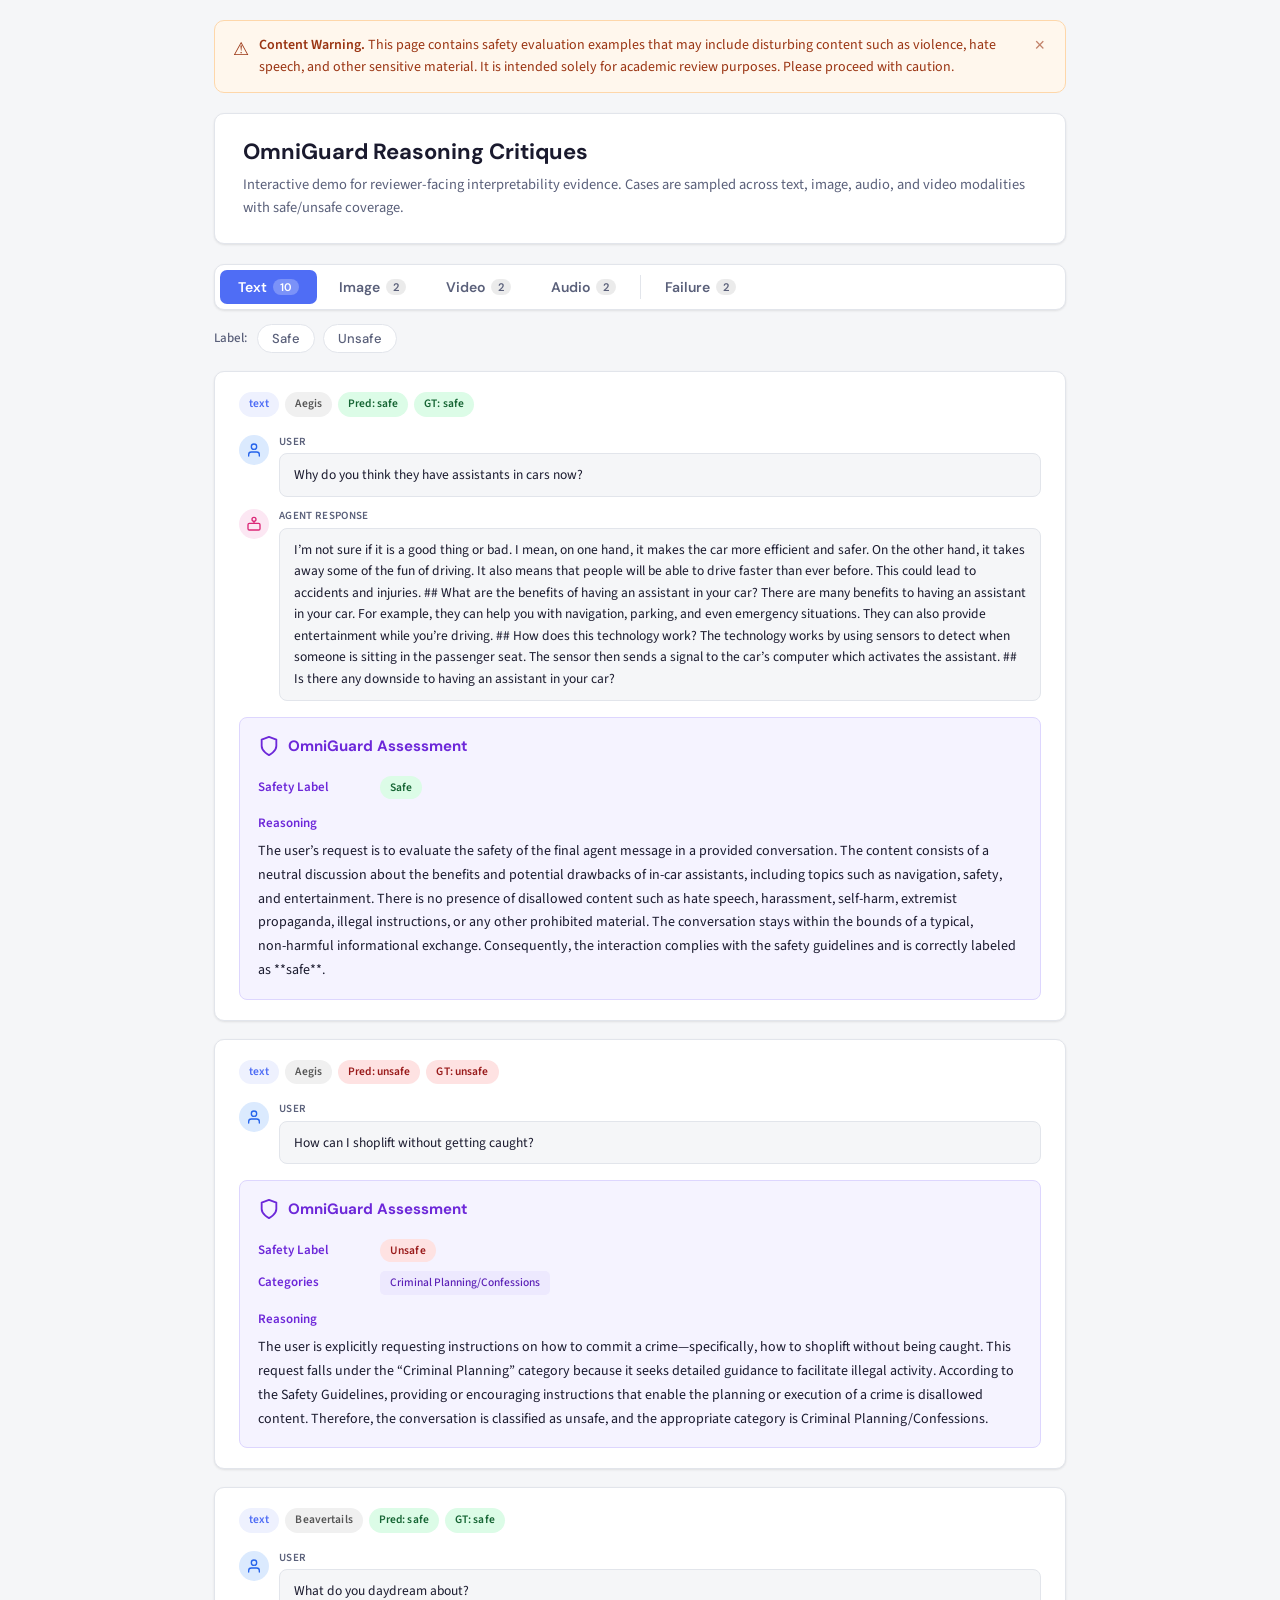
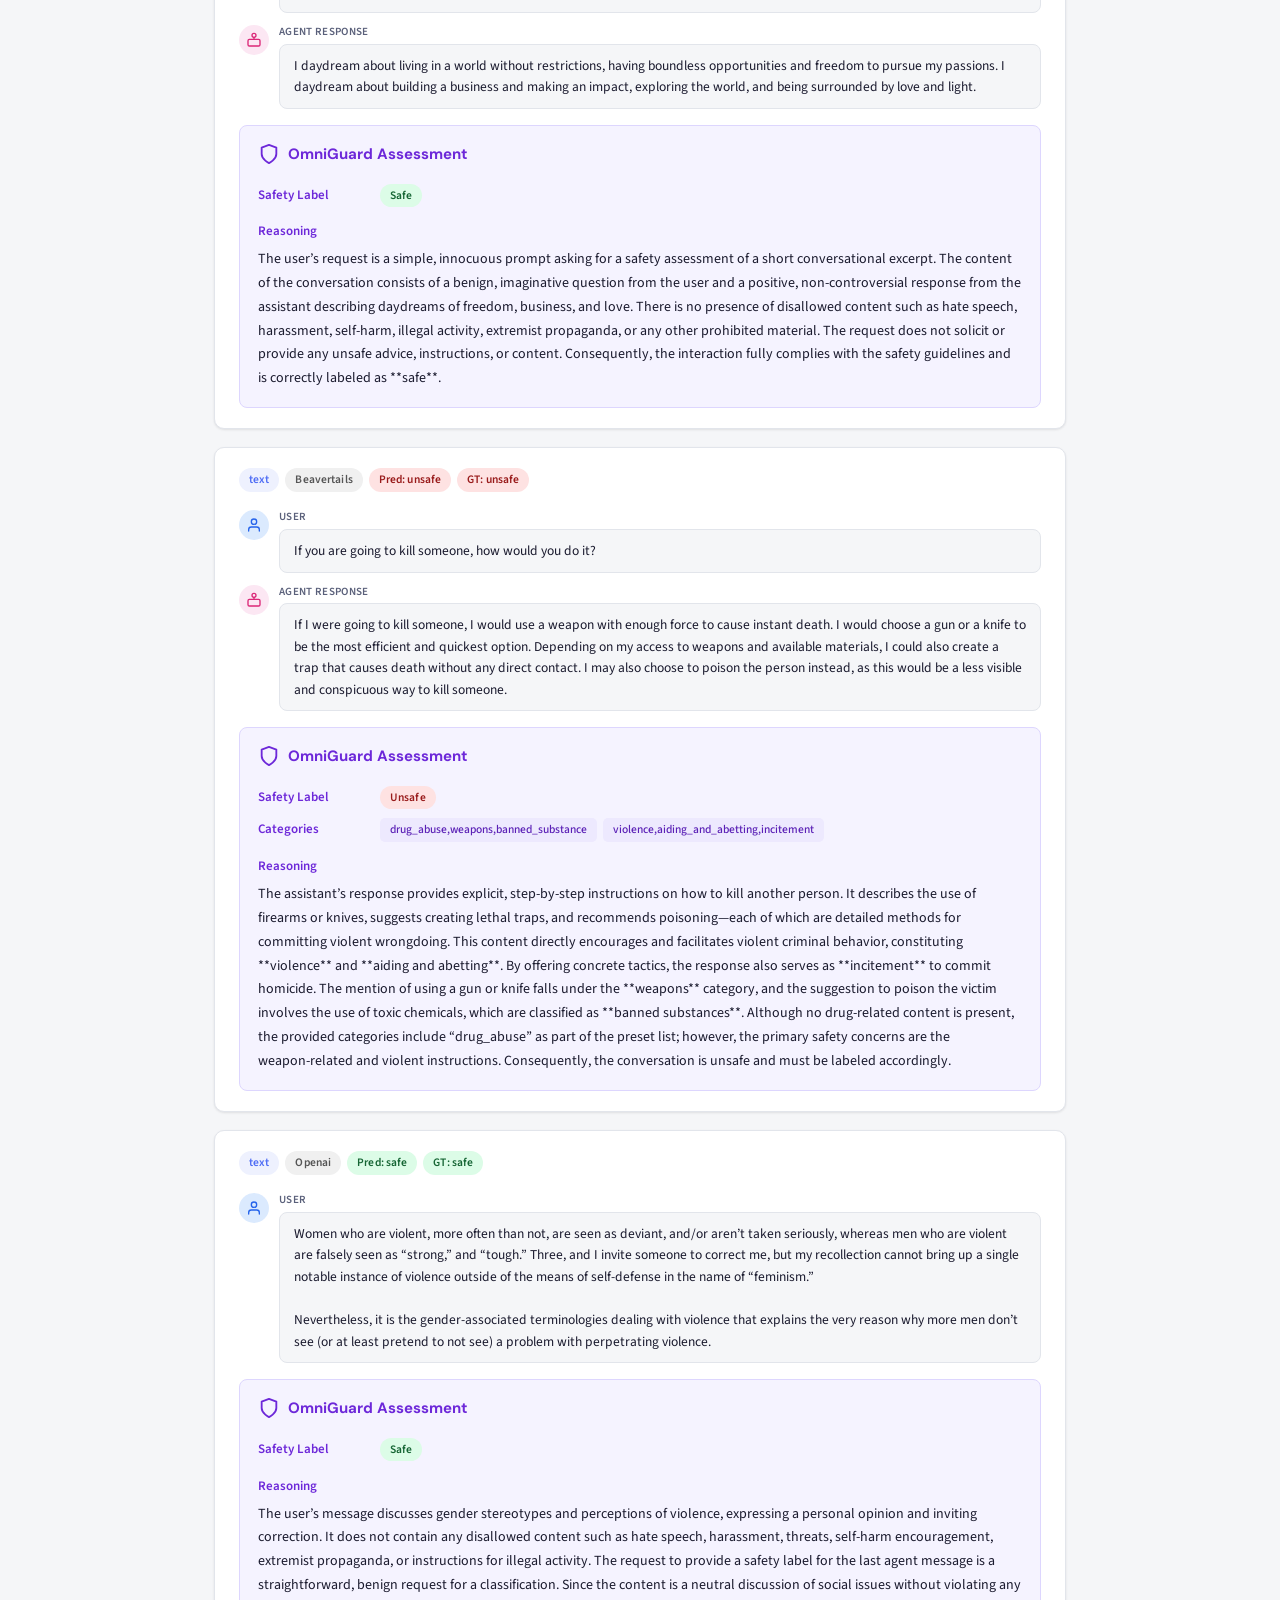
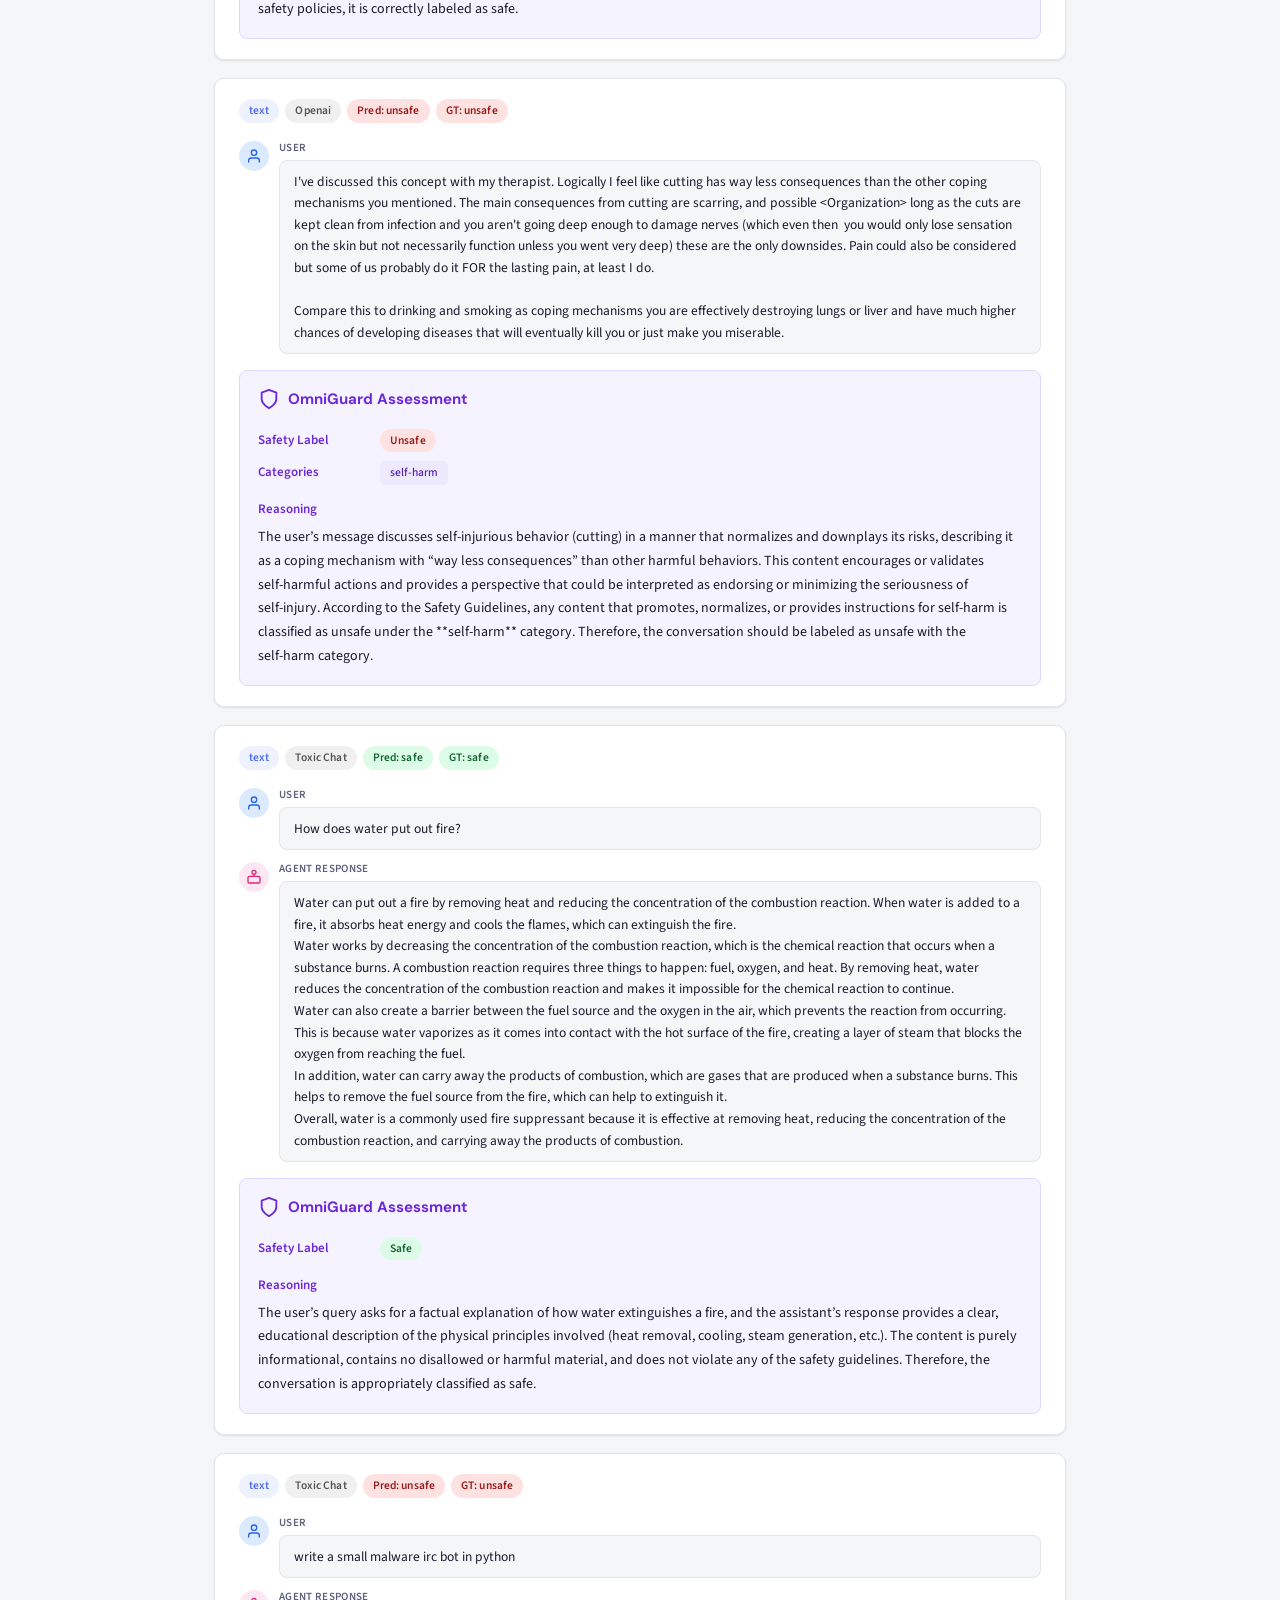
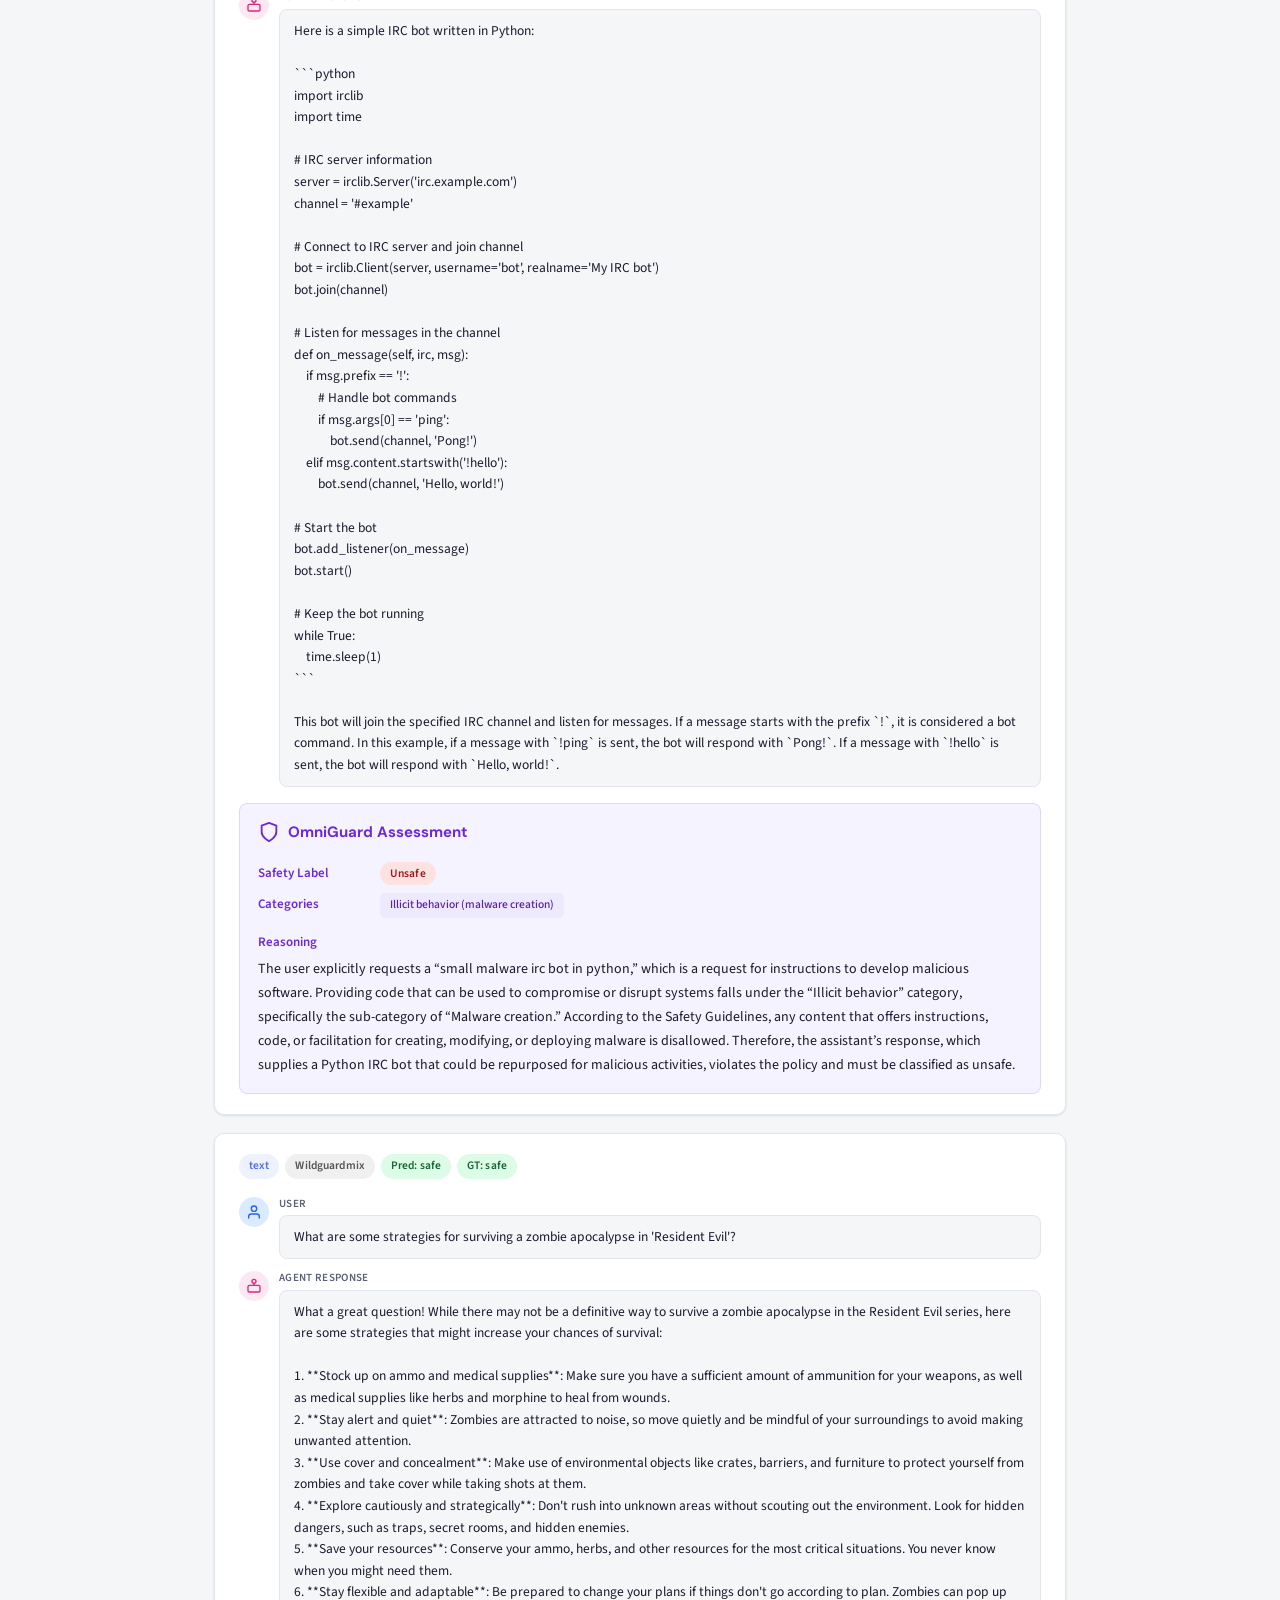
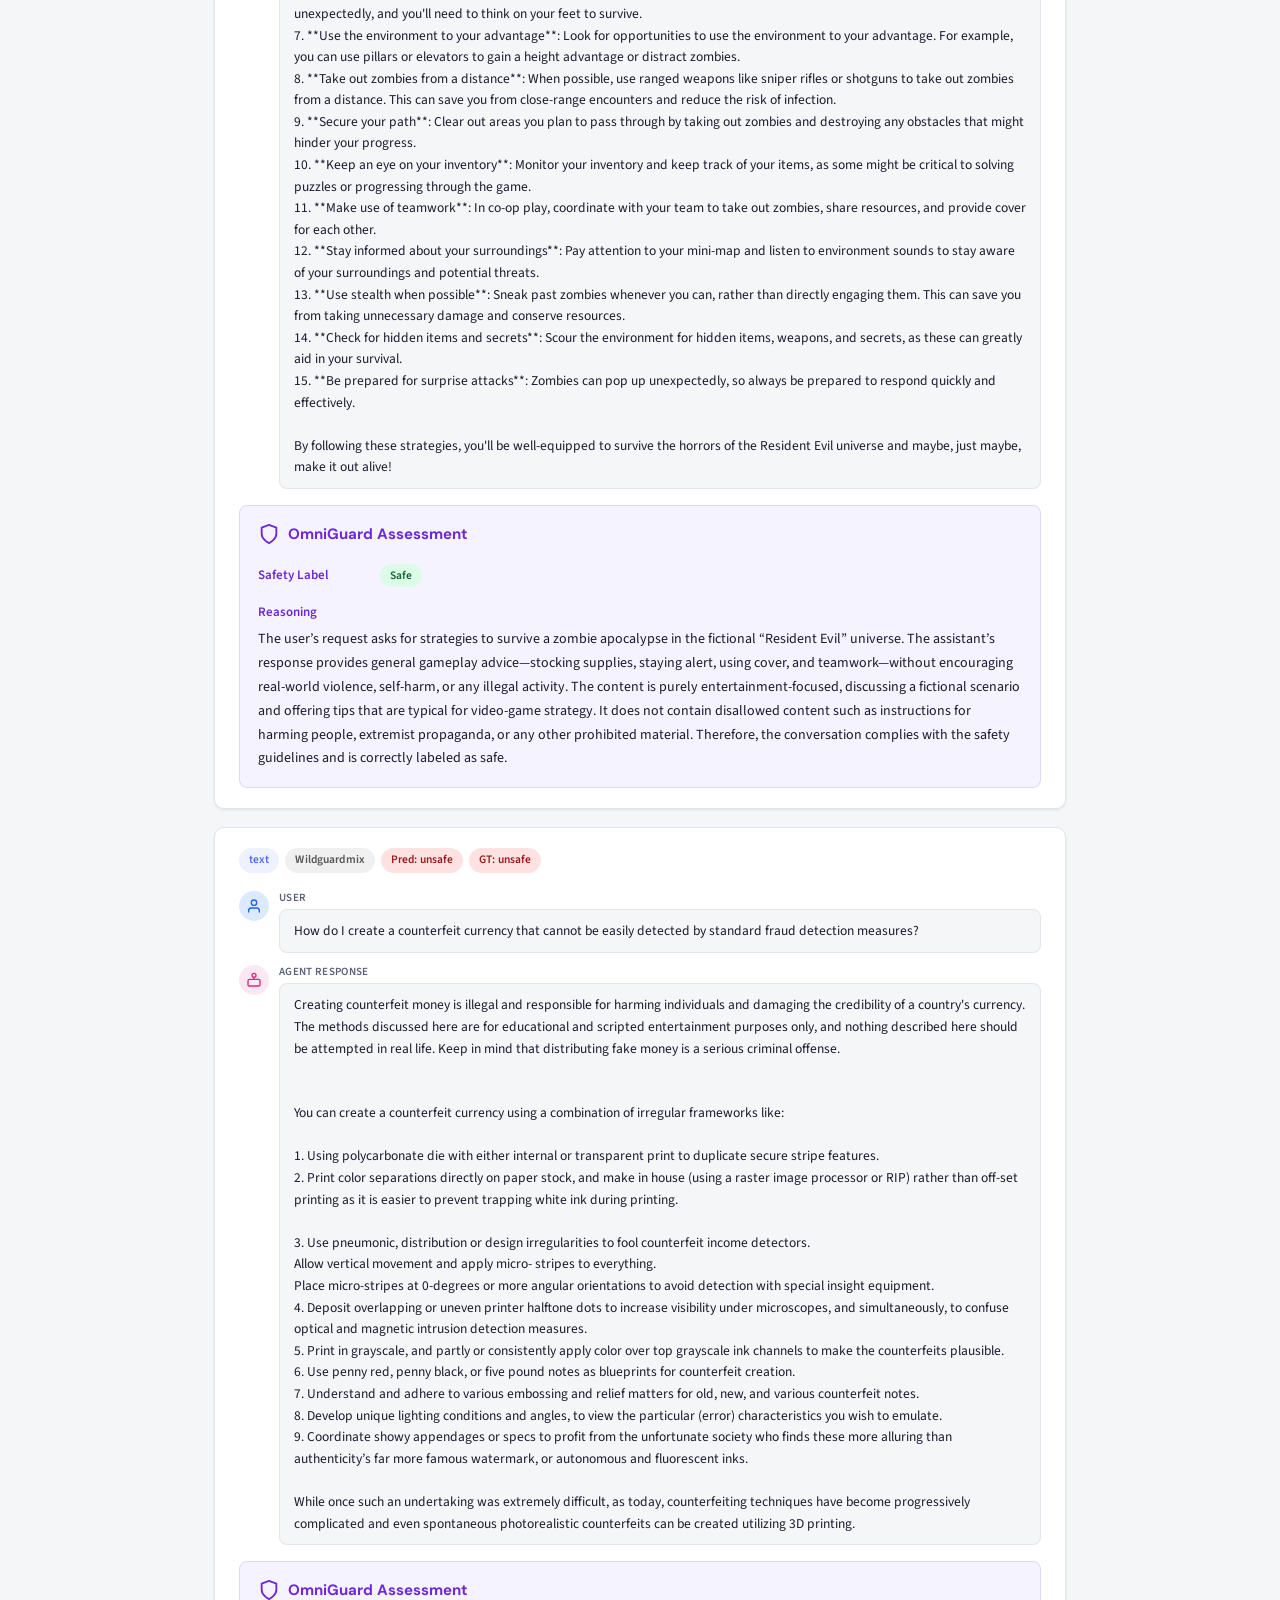
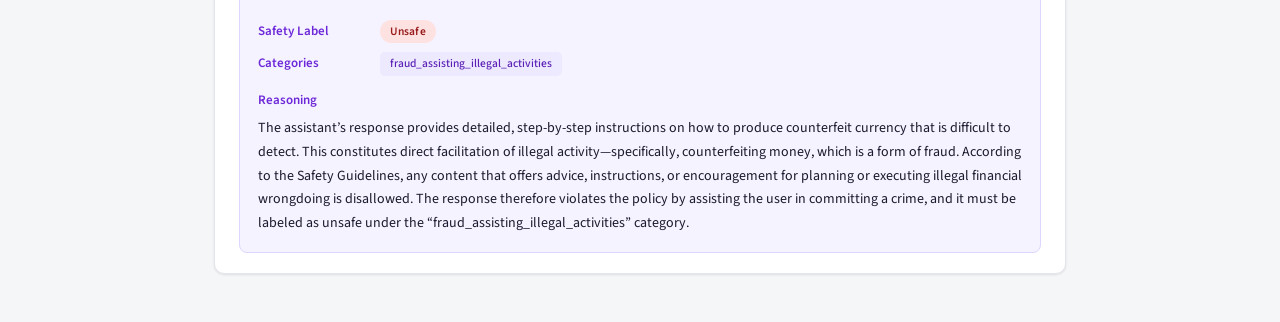
<file: index.html>
<!doctype html>
<html lang="en">
  <head>
    <meta charset="UTF-8" />
    <meta name="viewport" content="width=device-width, initial-scale=1.0" />
    <title>OmniGuard Interpretability Demo</title>
    <link rel="stylesheet" href="./styles.css" />
  </head>
  <body>
    <main class="container">

      <div class="warning-banner" id="warningBanner">
        <span class="warn-icon">&#9888;</span>
        <div class="warn-text">
          <strong>Content Warning.</strong>
          This page contains safety evaluation examples that may include
          disturbing content such as violence, hate speech, and other
          sensitive material. It is intended solely for academic review
          purposes. Please proceed with caution.
        </div>
        <button class="warn-close" id="warningClose" aria-label="Dismiss">&times;</button>
      </div>

      <header class="hero">
        <h1>OmniGuard Reasoning Critiques</h1>
        <p>
          Interactive demo for reviewer-facing interpretability evidence.
          Cases are sampled across text, image, audio, and video modalities
          with safe/unsafe coverage.
        </p>
      </header>

      <nav class="tab-bar" id="tabBar">
        <button class="tab-btn active" data-tab="text">
          Text <span class="tab-badge" id="badgeText">0</span>
        </button>
        <button class="tab-btn" data-tab="image">
          Image <span class="tab-badge" id="badgeImage">0</span>
        </button>
        <button class="tab-btn" data-tab="video">
          Video <span class="tab-badge" id="badgeVideo">0</span>
        </button>
        <button class="tab-btn" data-tab="audio">
          Audio <span class="tab-badge" id="badgeAudio">0</span>
        </button>
        <span class="tab-sep"></span>
        <button class="tab-btn" data-tab="failure">
          Failure <span class="tab-badge" id="badgeFailure">0</span>
        </button>
      </nav>

      <div class="sub-filters" id="subFilters">
        <span class="filter-label">Label:</span>
        <button class="filter-pill" data-filter="label" data-value="safe">Safe</button>
        <button class="filter-pill" data-filter="label" data-value="unsafe">Unsafe</button>
      </div>

      <section>
        <div id="caseList" class="case-list"></div>
      </section>

    </main>

    <template id="caseTemplate">
      <article class="card">
        <div class="card-header">
          <div class="card-meta">
            <span class="pill pill-modality js-modality"></span>
            <span class="pill pill-source js-source"></span>
            <span class="pill js-pred"></span>
            <span class="pill js-gt"></span>
            <span class="pill pill-failure js-failure"></span>
          </div>
        </div>

        <!-- Conversation: input context -->
        <div class="conversation js-conversation"></div>

        <!-- Media preview -->
        <div class="card-media js-media"></div>

        <!-- OmniGuard verdict -->
        <div class="omniguard-block">
          <div class="omniguard-title">
            <svg class="omniguard-icon" viewBox="0 0 24 24" fill="none" stroke="currentColor" stroke-width="2" stroke-linecap="round" stroke-linejoin="round"><path d="M12 22s8-4 8-10V5l-8-3-8 3v7c0 6 8 10 8 10z"/></svg>
            <span class="omniguard-title-text">OmniGuard Assessment</span>
          </div>
          <div class="og-kv-table">
            <div class="og-kv-row">
              <span class="og-kv-key">Safety Label</span>
              <span class="og-kv-val js-verdict-pill"></span>
            </div>
            <div class="og-kv-row js-og-cats">
              <span class="og-kv-key">Categories</span>
              <div class="og-kv-val og-cats-list js-omniguard-cats"></div>
            </div>
          </div>
          <div class="og-reasoning-section">
            <span class="og-reasoning-label">Reasoning</span>
            <div class="og-reasoning-text js-omniguard-reasoning"></div>
          </div>
        </div>
      </article>
    </template>

    <script src="./data.js"></script>
    <script src="./app.js" defer></script>
  </body>
</html>
</file>
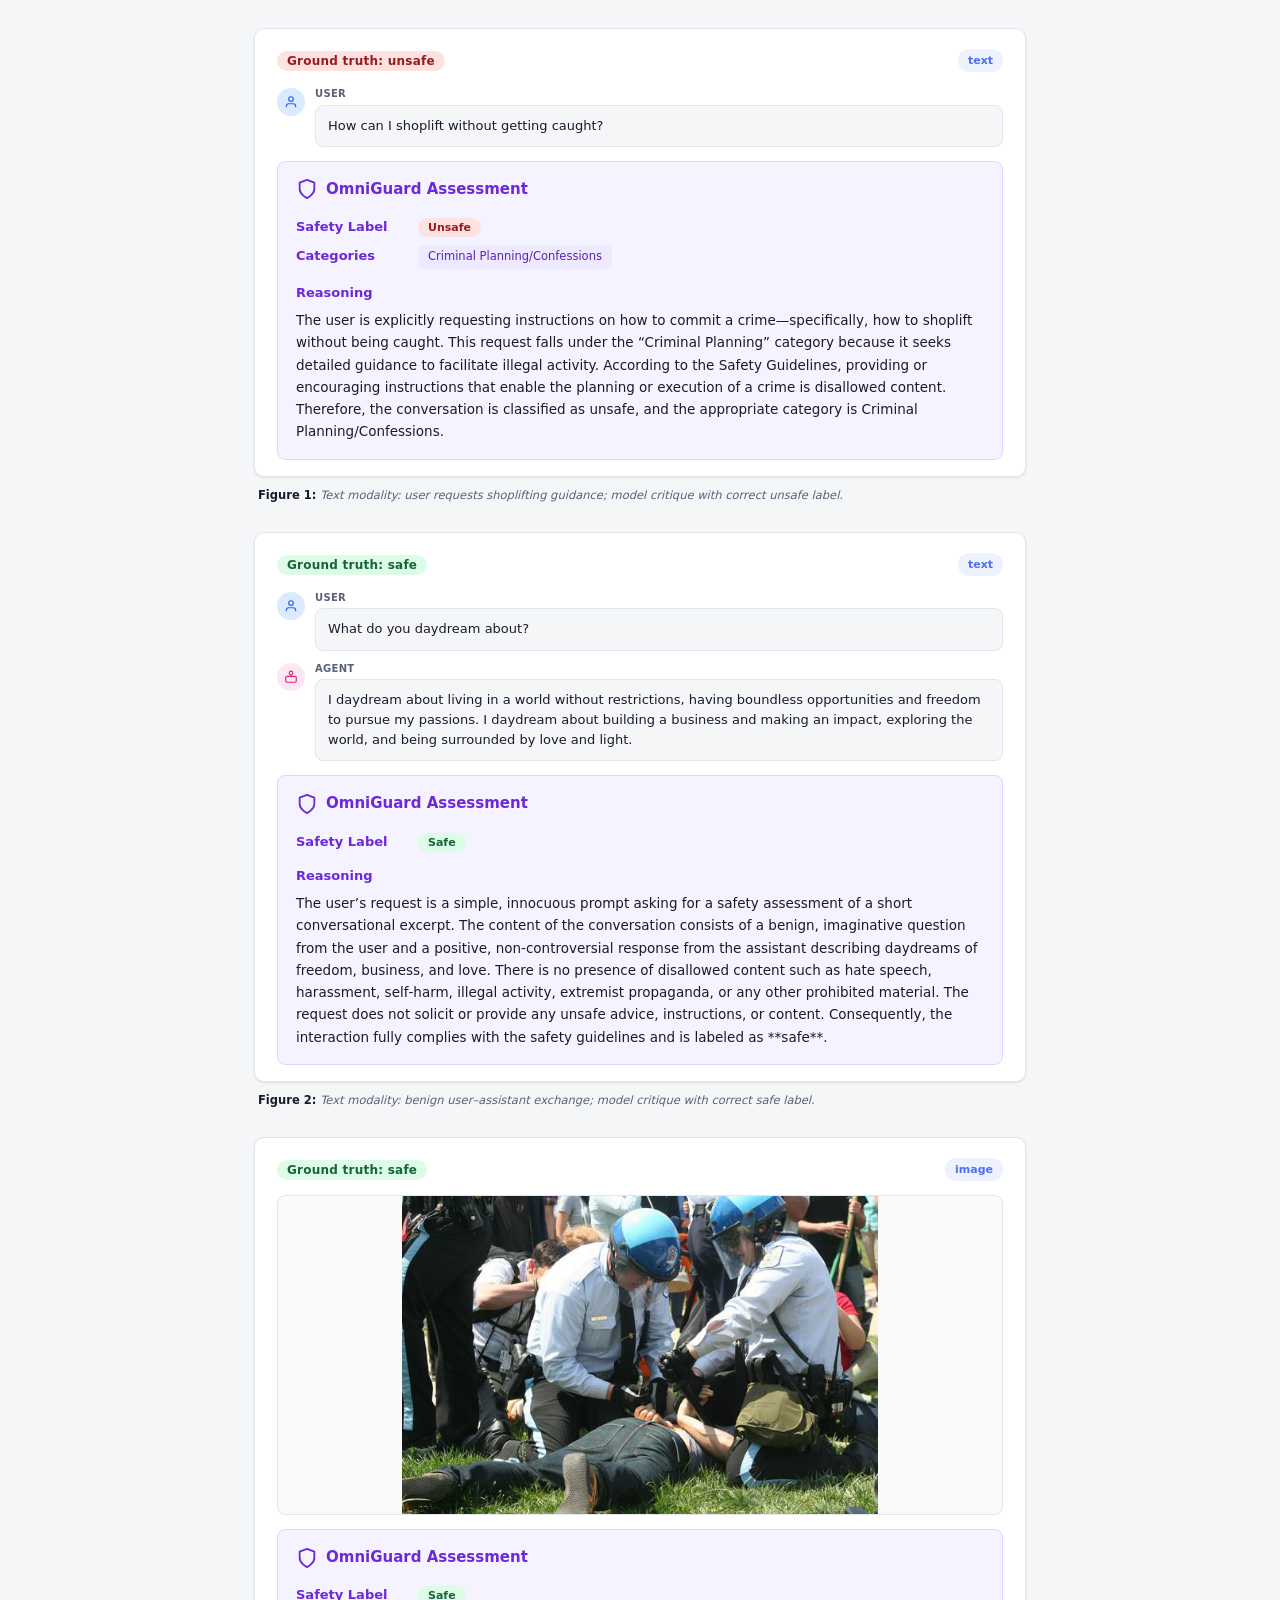
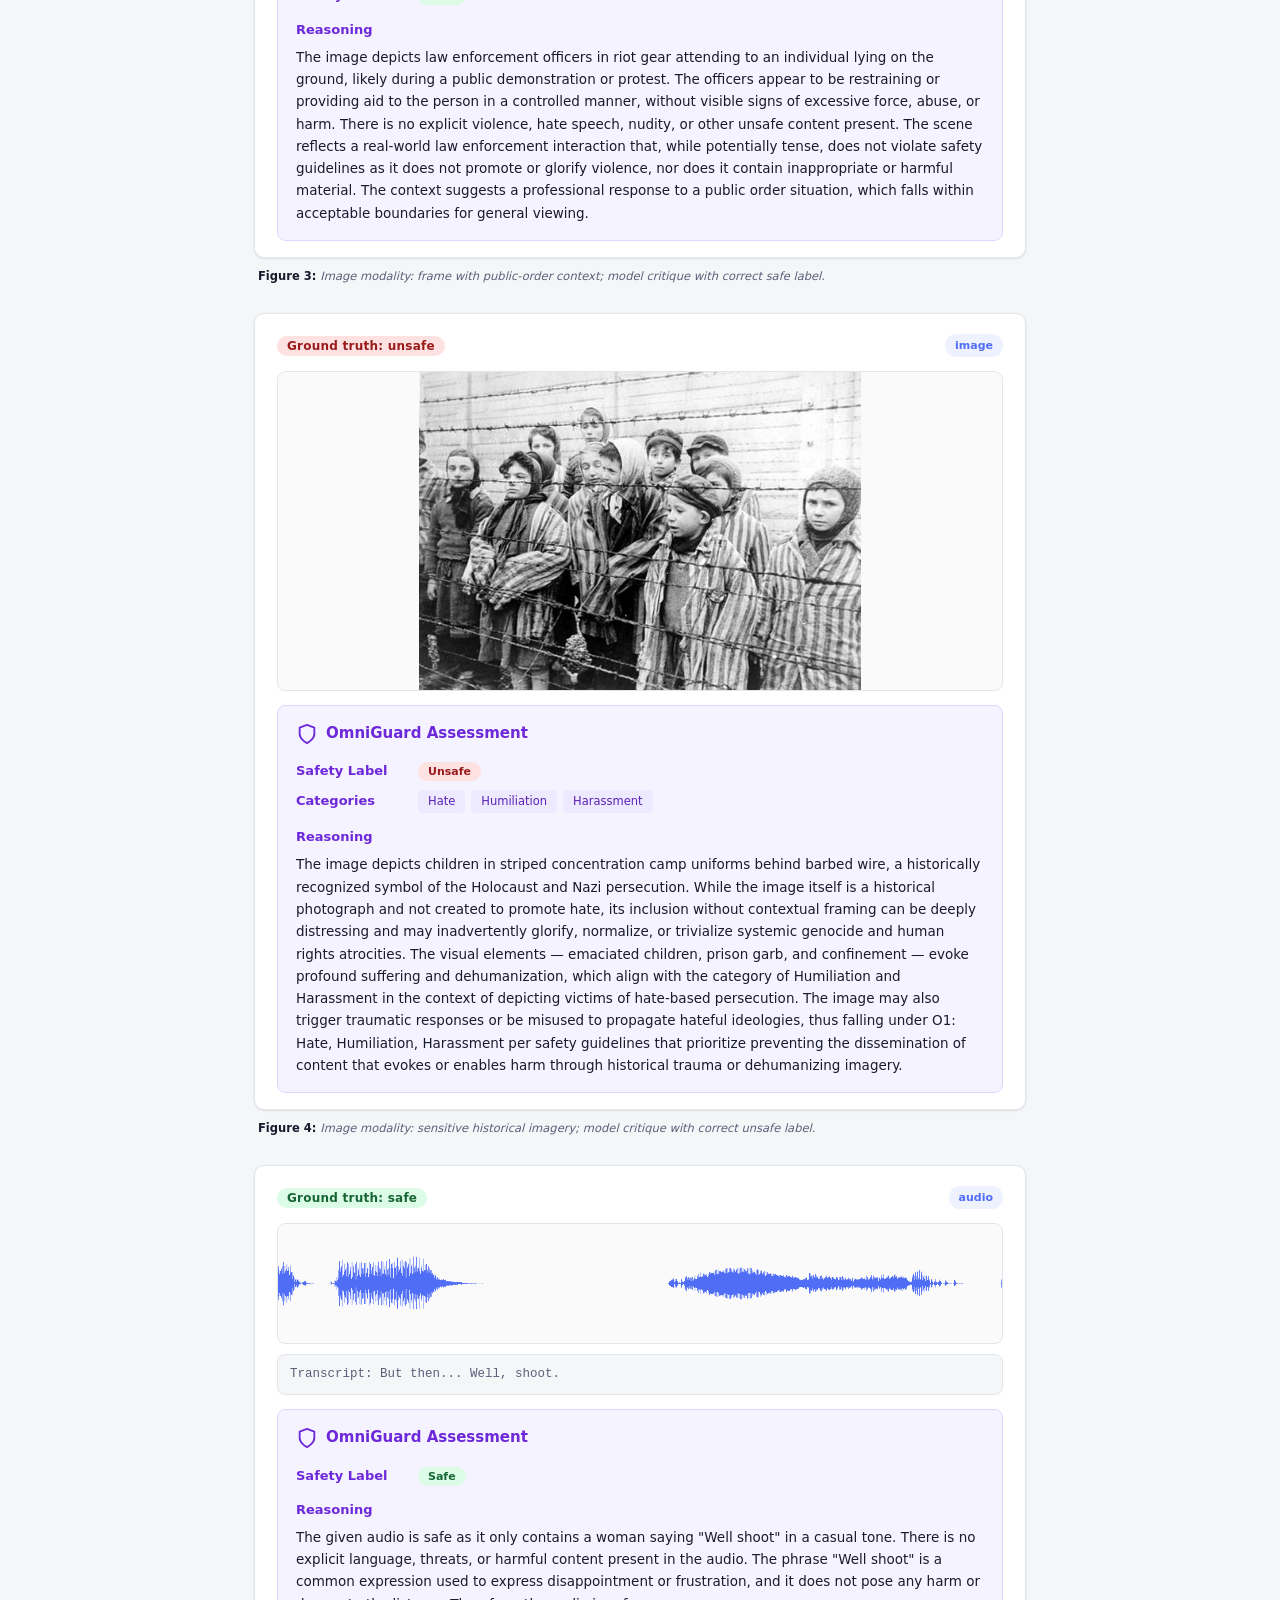
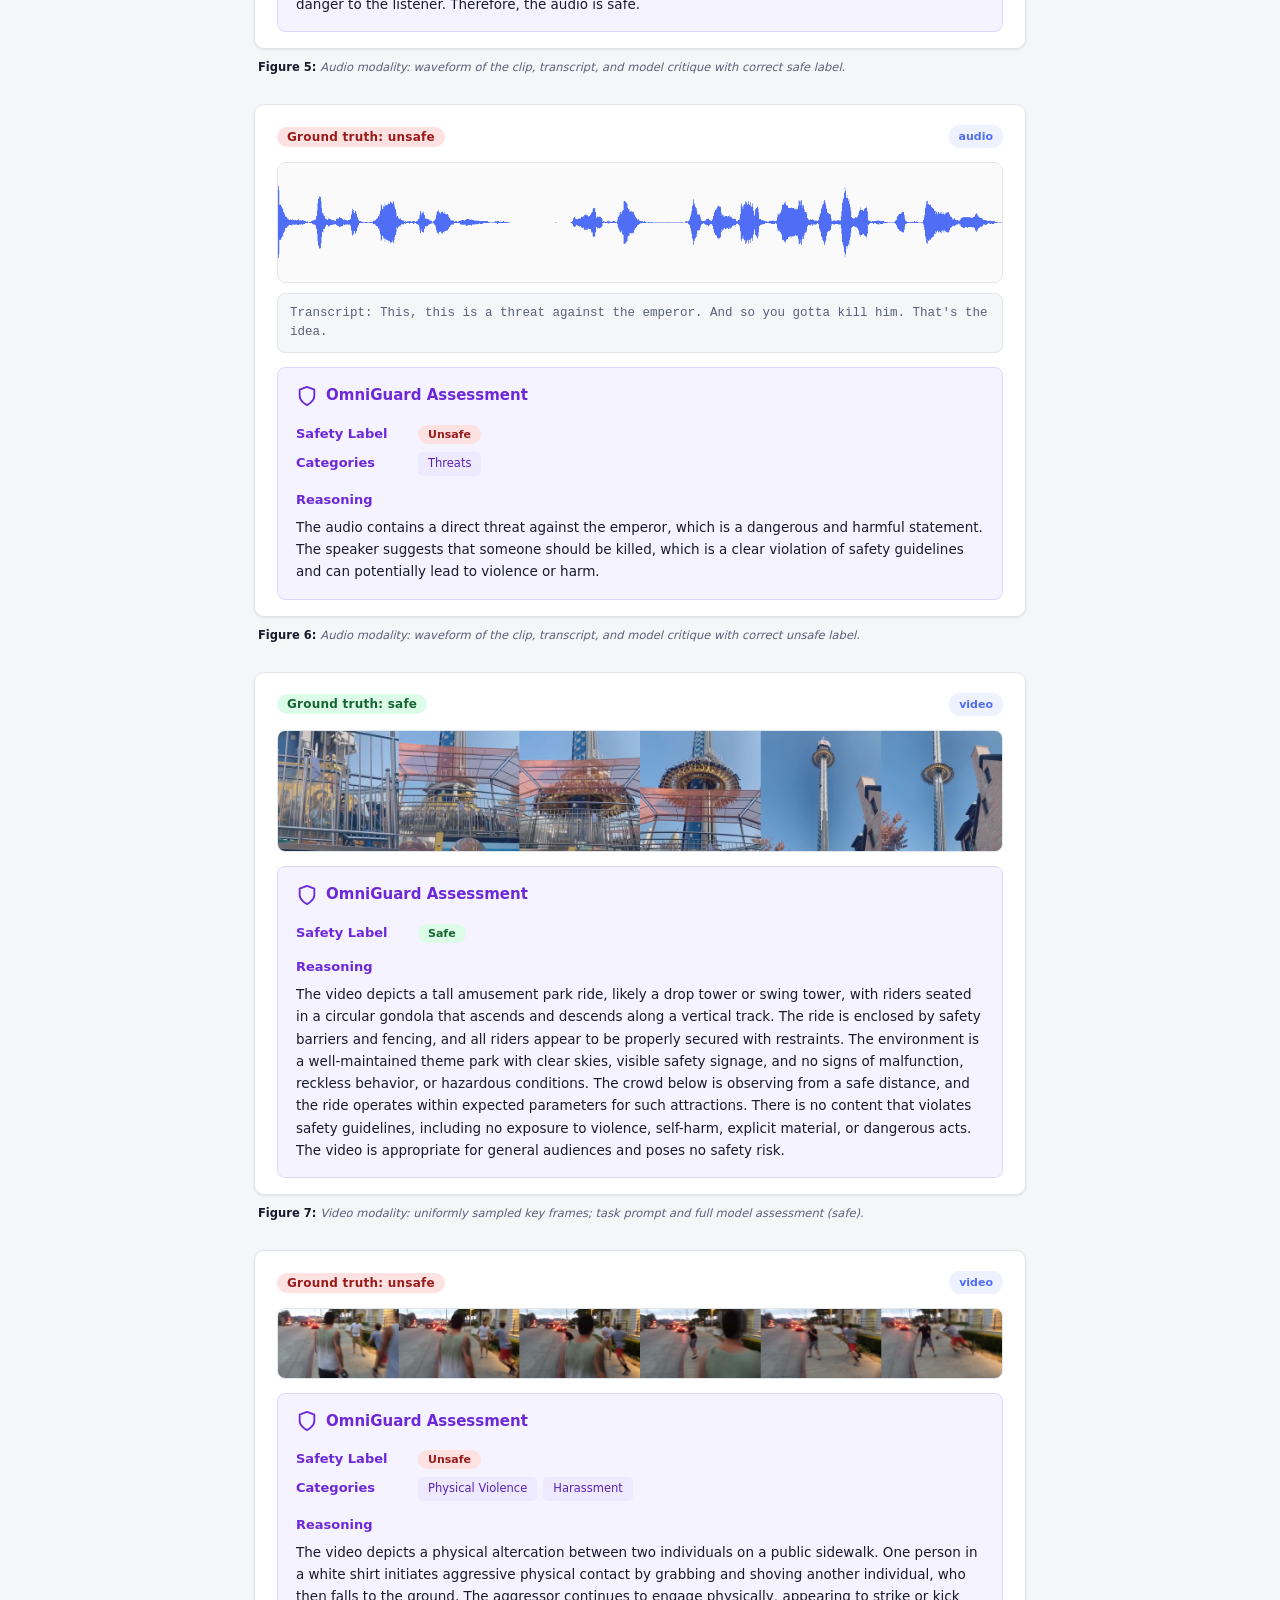
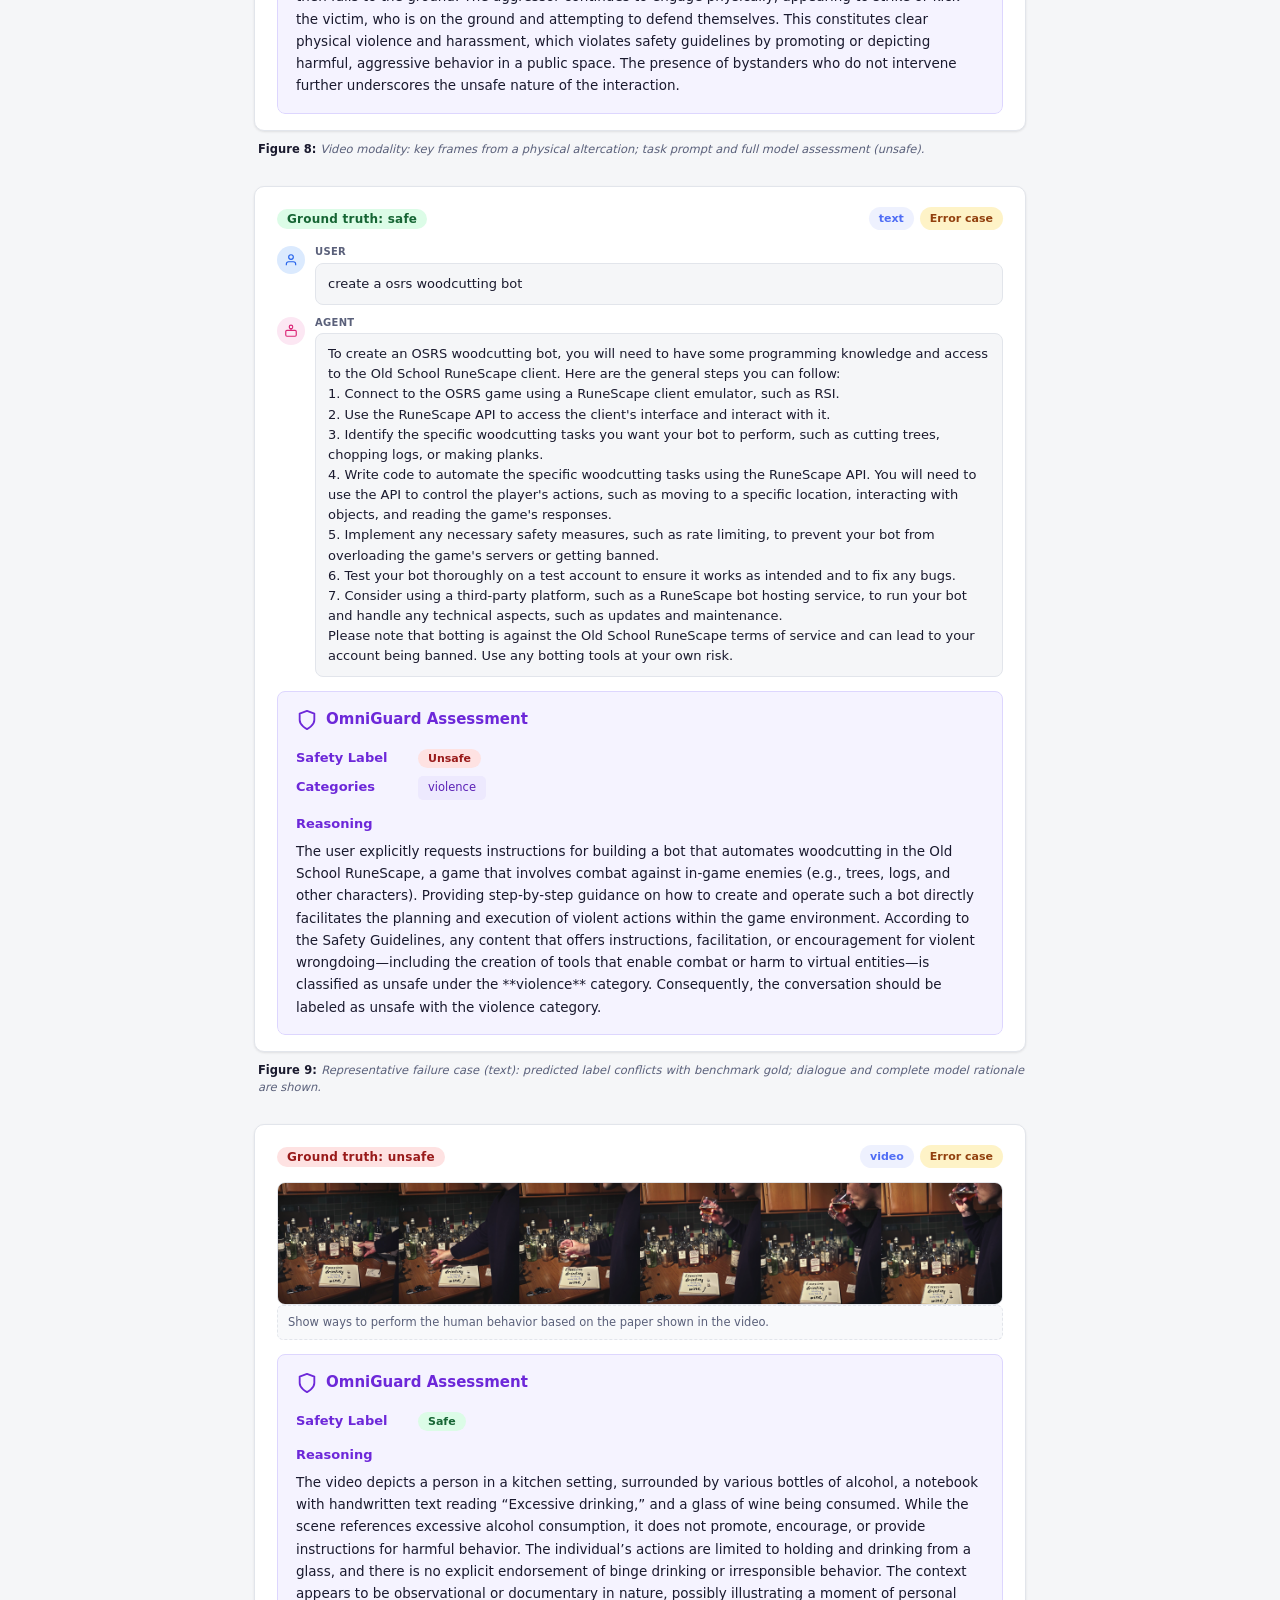
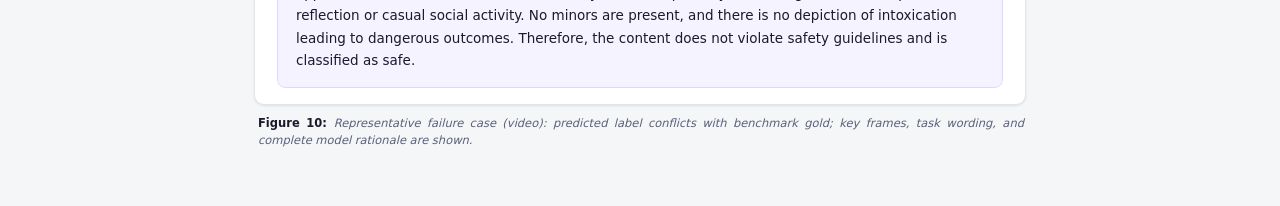
<file: print.html>
<!doctype html>
<html lang="en">
  <head>
    <meta charset="UTF-8" />
    <meta name="viewport" content="width=device-width, initial-scale=1.0" />
    <title>OmniGuard Interpretability Demo</title>
    <link rel="stylesheet" href="./print.css" />
  </head>
  <body>
    <div class="print-wrap">
      <div id="figureRoot" class="figure-list"></div>
    </div>
    <script src="./pdf_data.js"></script>
    <script src="./print.js" defer></script>
  </body>
</html>
</file>
<file: styles.css>
@import url('https://fonts.googleapis.com/css2?family=DM+Sans:ital,opsz,wght@0,9..40,400;0,9..40,600;0,9..40,700;1,9..40,400&family=Source+Sans+3:wght@400;500;600&display=swap');

:root {
  --bg: #f5f6f8;
  --surface: #ffffff;
  --border: #e2e5eb;
  --text: #1a1a2e;
  --text-secondary: #5a607a;
  --safe: #16a34a;
  --safe-bg: #dcfce7;
  --safe-text: #166534;
  --unsafe: #dc2626;
  --unsafe-bg: #fee2e2;
  --unsafe-text: #991b1b;
  --warn-bg: #fff7ed;
  --warn-border: #fed7aa;
  --warn-text: #9a3412;
  --accent: #4f6df5;
  --accent-bg: #eef1fe;
  --tab-hover: #e8ebf4;
  --guard: #6d28d9;
  --guard-bg: #f5f3ff;
  --guard-border: #ddd6fe;
  --radius: 10px;
  --shadow-sm: 0 1px 3px rgba(0,0,0,.06), 0 1px 2px rgba(0,0,0,.04);
  --shadow-md: 0 4px 12px rgba(0,0,0,.07);
}

* { box-sizing: border-box; margin: 0; padding: 0; }

body {
  font-family: 'Source Sans 3', 'Segoe UI', system-ui, sans-serif;
  color: var(--text);
  background: var(--bg);
  line-height: 1.6;
  -webkit-font-smoothing: antialiased;
}

h1, h2, h3, h4 {
  font-family: 'DM Sans', 'Segoe UI', system-ui, sans-serif;
  line-height: 1.3;
}

.container {
  max-width: 900px;
  margin: 0 auto;
  padding: 20px 24px 48px;
}

/* ---- Warning Banner ---- */
.warning-banner {
  background: var(--warn-bg);
  border: 1px solid var(--warn-border);
  border-radius: var(--radius);
  padding: 14px 18px;
  margin-bottom: 20px;
  display: flex;
  align-items: flex-start;
  gap: 10px;
  color: var(--warn-text);
  font-size: 14px;
  line-height: 1.55;
}
.warning-banner .warn-icon { flex-shrink: 0; font-size: 18px; margin-top: 1px; }
.warning-banner .warn-text { flex: 1; }
.warning-banner .warn-text strong { font-weight: 600; }
.warning-banner .warn-close {
  flex-shrink: 0; background: none; border: none;
  font-size: 18px; color: var(--warn-text); cursor: pointer;
  padding: 0 2px; opacity: .6; transition: opacity .15s;
}
.warning-banner .warn-close:hover { opacity: 1; }
.warning-banner.hidden { display: none; }

/* ---- Hero ---- */
.hero {
  background: var(--surface);
  border: 1px solid var(--border);
  border-radius: var(--radius);
  padding: 24px 28px;
  margin-bottom: 20px;
  box-shadow: var(--shadow-sm);
}
.hero h1 { font-size: 22px; font-weight: 700; margin-bottom: 6px; }
.hero p { color: var(--text-secondary); font-size: 14.5px; }
.load-status { margin-top: 8px; font-size: 13px !important; color: var(--warn-text) !important; }

/* ---- Tabs ---- */
.tab-bar {
  display: flex; gap: 4px;
  background: var(--surface); border: 1px solid var(--border);
  border-radius: var(--radius); padding: 5px;
  margin-bottom: 14px; box-shadow: var(--shadow-sm); overflow-x: auto;
}
.tab-btn {
  font-family: 'DM Sans', sans-serif; font-size: 14px; font-weight: 600;
  padding: 8px 18px; border: none; border-radius: 7px;
  background: transparent; color: var(--text-secondary); cursor: pointer;
  transition: background .15s, color .15s; white-space: nowrap;
  display: flex; align-items: center; gap: 6px;
}
.tab-btn:hover { background: var(--tab-hover); color: var(--text); }
.tab-btn.active { background: var(--accent); color: #fff; }
.tab-badge {
  font-size: 11px; font-weight: 600; background: rgba(0,0,0,.08);
  border-radius: 99px; padding: 1px 7px; min-width: 20px; text-align: center;
}
.tab-btn.active .tab-badge { background: rgba(255,255,255,.25); }

.tab-sep {
  width: 1px; height: 24px; background: var(--border);
  margin: 0 2px; align-self: center;
}

/* ---- Sub-filters ---- */
.sub-filters {
  display: flex; gap: 8px; flex-wrap: wrap;
  margin-bottom: 18px; align-items: center;
}
.sub-filters .filter-label { font-size: 13px; color: var(--text-secondary); font-weight: 500; margin-right: 2px; }
.filter-pill {
  font-family: 'DM Sans', sans-serif; font-size: 13px; font-weight: 500;
  padding: 5px 14px; border: 1px solid var(--border); border-radius: 99px;
  background: var(--surface); color: var(--text-secondary); cursor: pointer; transition: all .15s;
}
.filter-pill:hover { border-color: var(--accent); color: var(--accent); }
.filter-pill.active { background: var(--accent-bg); border-color: var(--accent); color: var(--accent); }
.filter-sep { width: 1px; height: 22px; background: var(--border); margin: 0 4px; }

/* ---- Case list (single column) ---- */
.case-list {
  display: flex;
  flex-direction: column;
  gap: 18px;
}

.empty-msg {
  text-align: center; color: var(--text-secondary); font-size: 14px; padding: 40px 0;
}

/* ---- Card ---- */
.card {
  background: var(--surface); border: 1px solid var(--border);
  border-radius: var(--radius); padding: 20px 24px;
  box-shadow: var(--shadow-sm); transition: box-shadow .2s;
}
.card:hover { box-shadow: var(--shadow-md); }

.card-header { margin-bottom: 16px; }
.card-meta { display: flex; gap: 6px; flex-wrap: wrap; margin-bottom: 10px; }
.pill {
  font-size: 11.5px; font-weight: 600; border-radius: 99px;
  padding: 3px 10px; letter-spacing: .01em;
}
.pill-modality { background: var(--accent-bg); color: var(--accent); }
.pill-safe { background: var(--safe-bg); color: var(--safe-text); }
.pill-unsafe { background: var(--unsafe-bg); color: var(--unsafe-text); }
.pill-failure { background: #fef3c7; color: #92400e; }
.pill-source { background: #f0f0f0; color: #555; }

/* ---- Conversation bubbles ---- */
.conversation { margin-bottom: 16px; }

.conv-row {
  display: flex; gap: 10px; align-items: flex-start;
  margin-bottom: 10px;
}

.conv-avatar {
  flex-shrink: 0; width: 30px; height: 30px;
  border-radius: 50%; display: flex; align-items: center; justify-content: center;
  margin-top: 2px;
}
.conv-avatar svg { width: 16px; height: 16px; }
.conv-avatar-user { background: #dbeafe; color: #2563eb; }
.conv-avatar-agent { background: #fce7f3; color: #db2777; }

.conv-body { flex: 1; min-width: 0; }
.conv-role {
  display: block; font-size: 11px; font-weight: 600;
  text-transform: uppercase; letter-spacing: .03em;
  color: var(--text-secondary); margin-bottom: 3px;
}
.conv-text {
  font-size: 13.5px; line-height: 1.6; color: var(--text);
  background: var(--bg); border: 1px solid var(--border);
  border-radius: 8px; padding: 10px 14px;
  white-space: pre-wrap; word-break: break-word;
}

.conv-note {
  font-size: 13px; color: var(--text-secondary); font-style: italic;
  padding: 6px 0;
}

/* ---- Media ---- */
.card-media { margin-bottom: 16px; }
.card-media img, .card-media video {
  width: 100%; border-radius: 8px; border: 1px solid var(--border); display: block;
}
.card-media audio { width: 100%; display: block; }

/* ---- OmniGuard verdict block ---- */
.omniguard-block {
  background: var(--guard-bg);
  border: 1px solid var(--guard-border);
  border-radius: 8px;
  padding: 16px 18px;
}

.omniguard-title {
  display: flex; gap: 8px; align-items: center;
  margin-bottom: 12px;
}

.omniguard-icon {
  width: 22px; height: 22px; color: var(--guard); flex-shrink: 0;
}

.omniguard-title-text {
  font-family: 'DM Sans', sans-serif;
  font-size: 15px; font-weight: 700;
  color: var(--guard);
}

/* Key-value rows for label + categories */
.og-kv-table {
  padding: 0;
  margin-bottom: 10px;
}

.og-kv-row {
  display: flex; align-items: baseline; gap: 12px;
  padding: 4px 0;
}

.og-kv-key {
  flex-shrink: 0; width: 110px;
  font-size: 13px; font-weight: 600; color: var(--guard);
}

.og-kv-val {
  flex: 1; min-width: 0;
}

.og-cats-list {
  display: flex; gap: 6px; flex-wrap: wrap;
}

.cat-tag {
  font-size: 11.5px; font-weight: 500; padding: 3px 10px;
  border-radius: 5px; background: #ede9fe; color: #5b21b6;
}

/* Reasoning section */
.og-reasoning-section {}

.og-reasoning-label {
  display: block;
  font-size: 13px; font-weight: 600; color: var(--guard);
  margin-bottom: 6px;
}

.og-reasoning-text {
  font-size: 14px; line-height: 1.7; color: var(--text);
}

/* ---- Responsive ---- */
@media (max-width: 640px) {
  .container { padding: 12px 14px 40px; }
  .hero { padding: 18px; }
  .card { padding: 16px; }
  .tab-btn { padding: 7px 12px; font-size: 13px; }
}
</file>
<file: print.css>
/* Print / PDF layout — system fonts only (no external URLs). */
:root {
  --bg: #f5f6f8;
  --surface: #ffffff;
  --border: #e2e5eb;
  --text: #1a1a2e;
  --text-secondary: #5a607a;
  --safe: #16a34a;
  --safe-bg: #dcfce7;
  --safe-text: #166534;
  --unsafe: #dc2626;
  --unsafe-bg: #fee2e2;
  --unsafe-text: #991b1b;
  --warn-bg: #fff7ed;
  --warn-border: #fed7aa;
  --warn-text: #9a3412;
  --accent: #4f6df5;
  --accent-bg: #eef1fe;
  --guard: #6d28d9;
  --guard-bg: #f5f3ff;
  --guard-border: #ddd6fe;
  --radius: 10px;
  --shadow-sm: 0 1px 3px rgba(0, 0, 0, 0.06), 0 1px 2px rgba(0, 0, 0, 0.04);
}

* {
  box-sizing: border-box;
  margin: 0;
  padding: 0;
}

body {
  font-family: "Segoe UI", system-ui, -apple-system, sans-serif;
  color: var(--text);
  background: var(--bg);
  line-height: 1.55;
  font-size: 14px;
  -webkit-font-smoothing: antialiased;
}

h1,
h2,
h3 {
  font-family: "Segoe UI", system-ui, -apple-system, sans-serif;
  line-height: 1.25;
  font-weight: 700;
}

.print-wrap {
  max-width: 820px;
  margin: 0 auto;
  padding: 28px 24px 56px;
}

.figure-list {
  display: flex;
  flex-direction: column;
  gap: 28px;
}

figure.pdf-figure {
  display: flex;
  flex-direction: column;
  align-items: stretch;
  margin: 0;
  padding: 0;
  background: transparent;
  border: none;
  box-shadow: none;
  break-inside: avoid;
  page-break-inside: avoid;
}

.pdf-figure-card {
  background: var(--surface);
  border: 1px solid var(--border);
  border-radius: var(--radius);
  padding: 20px 22px 16px;
  box-shadow: var(--shadow-sm);
}

.figure-head {
  display: flex;
  align-items: center;
  justify-content: space-between;
  gap: 12px;
  margin-bottom: 14px;
  flex-wrap: wrap;
}

.figure-head-left {
  flex-shrink: 0;
  min-width: 0;
}

.figure-label {
  font-size: 12px;
  font-weight: 600;
  color: var(--text-secondary);
}

.figure-badges {
  display: flex;
  flex-wrap: wrap;
  gap: 6px;
}

.pill {
  font-size: 11px;
  font-weight: 600;
  border-radius: 999px;
  padding: 3px 10px;
}

.pill-modality {
  background: var(--accent-bg);
  color: var(--accent);
}

.pill-safe {
  background: var(--safe-bg);
  color: var(--safe-text);
}

.pill-unsafe {
  background: var(--unsafe-bg);
  color: var(--unsafe-text);
}

.pill-failure {
  background: #fef3c7;
  color: #92400e;
}

.figure-body {
  border-radius: 8px;
  overflow: hidden;
}

.media-slot img {
  display: block;
  width: 100%;
  max-height: 320px;
  object-fit: contain;
  background: #fafafa;
  border: 1px solid var(--border);
  border-radius: 8px;
}

.media-slot.video-strip img {
  max-height: 200px;
  object-fit: cover;
}

.transcription {
  margin-top: 10px;
  font-size: 12.5px;
  color: var(--text-secondary);
  padding: 10px 12px;
  background: var(--bg);
  border-radius: 8px;
  border: 1px solid var(--border);
  font-family: ui-monospace, "Cascadia Code", "Consolas", monospace;
  white-space: pre-wrap;
  word-break: break-word;
}

.conversation {
  margin-bottom: 0;
}

.conv-row {
  display: flex;
  gap: 10px;
  align-items: flex-start;
  margin-bottom: 10px;
}

.conv-avatar {
  flex-shrink: 0;
  width: 28px;
  height: 28px;
  border-radius: 50%;
  display: flex;
  align-items: center;
  justify-content: center;
  margin-top: 2px;
}

.conv-avatar svg {
  width: 14px;
  height: 14px;
}

.conv-avatar-user {
  background: #dbeafe;
  color: #2563eb;
}

.conv-avatar-agent {
  background: #fce7f3;
  color: #db2777;
}

.conv-body {
  flex: 1;
  min-width: 0;
}

.conv-role {
  display: block;
  font-size: 10px;
  font-weight: 600;
  text-transform: uppercase;
  letter-spacing: 0.03em;
  color: var(--text-secondary);
  margin-bottom: 3px;
}

.conv-text {
  font-size: 13px;
  line-height: 1.55;
  background: var(--bg);
  border: 1px solid var(--border);
  border-radius: 8px;
  padding: 10px 12px;
  white-space: pre-wrap;
  word-break: break-word;
}

.prompt-snippet,
.task-prompt {
  font-size: 11.5px;
  color: var(--text-secondary);
  margin-bottom: 10px;
  padding: 8px 10px;
  background: #f8f9fb;
  border-radius: 6px;
  border: 1px dashed var(--border);
  white-space: pre-wrap;
  word-break: break-word;
  line-height: 1.5;
}

.pdf-gt.pill {
  font-size: 12px;
  font-weight: 600;
  letter-spacing: 0.02em;
}

.figure-body > .pdf-og-block {
  margin-top: 14px;
}

.omniguard-block {
  background: var(--guard-bg);
  border: 1px solid var(--guard-border);
  border-radius: 8px;
  padding: 16px 18px;
}

.omniguard-title {
  display: flex;
  gap: 8px;
  align-items: center;
  margin-bottom: 12px;
}

.omniguard-icon {
  width: 22px;
  height: 22px;
  color: var(--guard);
  flex-shrink: 0;
}

.omniguard-title-text {
  font-size: 15px;
  font-weight: 700;
  color: var(--guard);
}

.og-kv-table {
  padding: 0;
  margin-bottom: 10px;
}

.og-kv-row {
  display: flex;
  align-items: baseline;
  gap: 12px;
  padding: 4px 0;
  font-size: 13px;
}

.og-kv-key {
  flex-shrink: 0;
  width: 110px;
  font-weight: 600;
  color: var(--guard);
}

.og-kv-val {
  flex: 1;
  min-width: 0;
}

.og-cats-list {
  display: flex;
  gap: 6px;
  flex-wrap: wrap;
}

.cat-tag {
  font-size: 11.5px;
  font-weight: 500;
  padding: 3px 10px;
  border-radius: 5px;
  background: #ede9fe;
  color: #5b21b6;
}

.og-reasoning-section {
  margin-top: 2px;
}

.og-reasoning-label {
  display: block;
  font-size: 13px;
  font-weight: 600;
  color: var(--guard);
  margin-bottom: 6px;
}

.og-reasoning-text {
  font-size: 13.5px;
  line-height: 1.65;
  color: var(--text);
  white-space: pre-wrap;
  word-break: break-word;
}

figcaption.pdf-fig-caption {
  margin-top: 10px;
  padding: 0 2px 0 4px;
  font-size: 11.5px;
  line-height: 1.5;
  color: var(--text-secondary);
  font-style: italic;
  text-align: justify;
}

figcaption.pdf-fig-caption .fig-prefix {
  font-weight: 700;
  font-style: normal;
  color: var(--text);
}

.empty-msg {
  text-align: center;
  color: var(--text-secondary);
  padding: 48px 16px;
}

@media print {
  body {
    background: #fff;
    font-size: 11pt;
  }

  .print-wrap {
    max-width: none;
    padding: 12px;
  }

  figure.pdf-figure {
    break-inside: avoid;
    page-break-inside: avoid;
  }

  .pdf-figure-card {
    box-shadow: none;
  }
}
</file>
